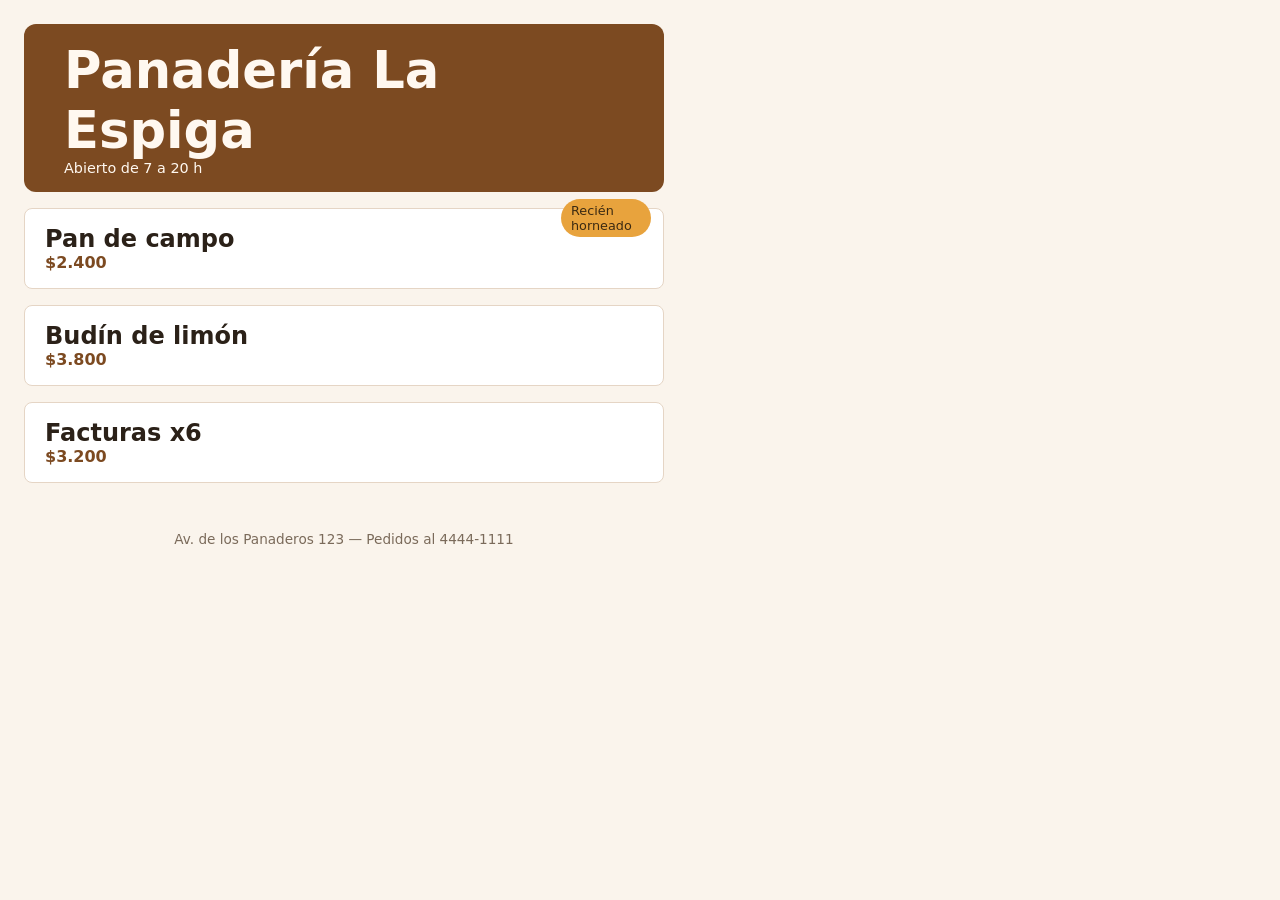
<file: nivel-2/01-caja-y-unidades/index.html>
<!DOCTYPE html>
<html lang="es">
  <head>
    <meta charset="UTF-8" />
    <meta name="viewport" content="width=device-width, initial-scale=1.0" />
    <title>Panadería La Espiga — Precios</title>
    <link rel="stylesheet" href="styles.css" />
  </head>
  <body>
    <main class="panaderia">
      <header class="cabecera">
        <span class="logo">Panadería La Espiga</span>
        <p class="horario">Abierto de 7 a 20 h</p>
      </header>

      <section class="productos">
        <article class="producto">
          <span class="etiqueta">Recién horneado</span>
          <h2>Pan de campo</h2>
          <p class="precio">$2.400</p>
        </article>

        <article class="producto">
          <h2>Budín de limón</h2>
          <p class="precio">$3.800</p>
        </article>

        <article class="producto">
          <h2>Facturas x6</h2>
          <p class="precio">$3.200</p>
        </article>
      </section>

      <footer class="pie">
        <p>Av. de los Panaderos 123 — Pedidos al 4444-1111</p>
      </footer>
    </main>
  </body>
</html>
</file>
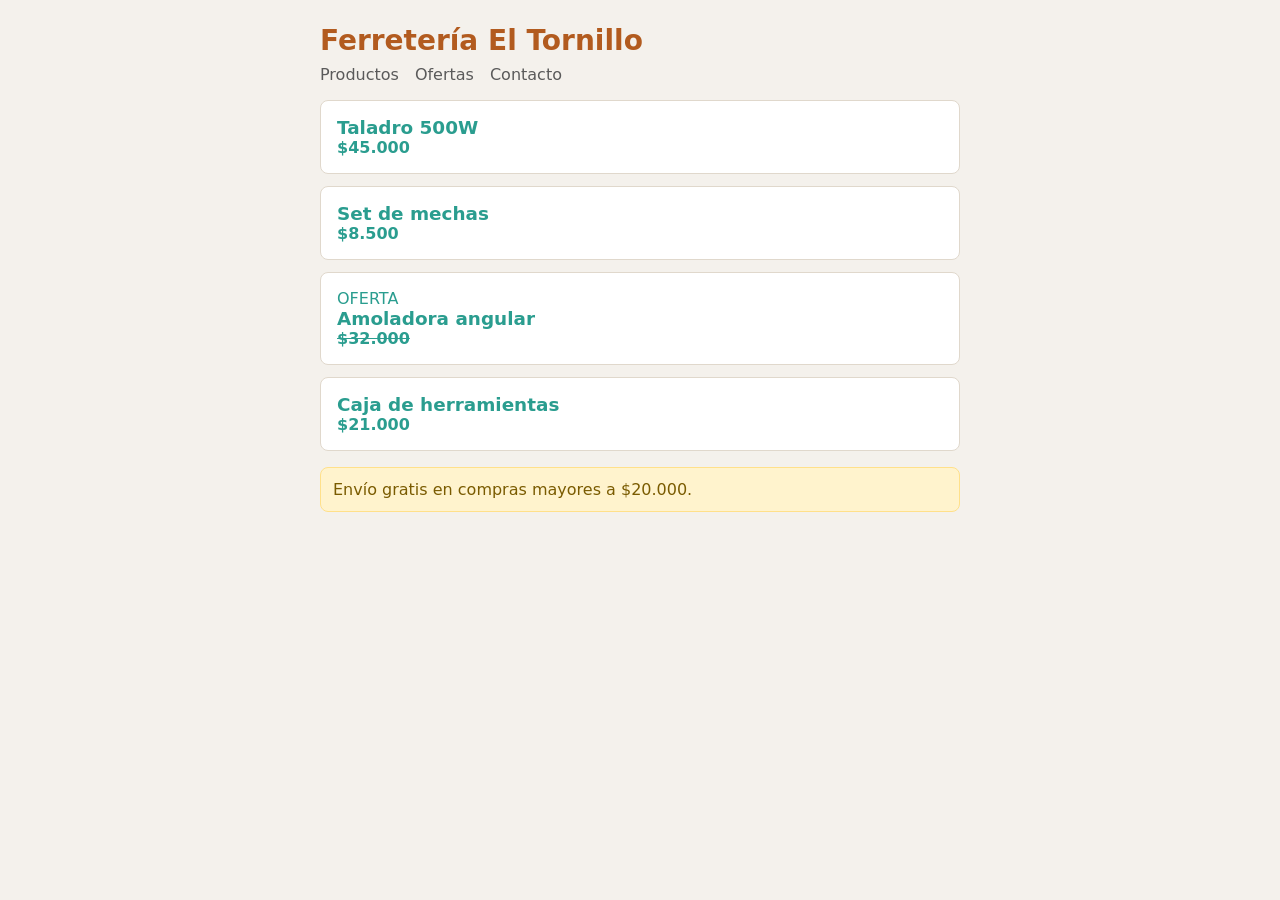
<file: nivel-2/02-cascada-y-especificidad/index.html>
<!DOCTYPE html>
<html lang="es">
  <head>
    <meta charset="UTF-8" />
    <meta name="viewport" content="width=device-width, initial-scale=1.0" />
    <title>Ferretería El Tornillo — Productos</title>
    <link rel="stylesheet" href="styles.css" />
  </head>
  <body>
    <header class="cabecera">
      <h1 class="titulo">Ferretería El Tornillo</h1>
      <nav class="nav">
        <a class="nav-link" href="#">Productos</a>
        <a class="nav-link" href="#">Ofertas</a>
        <a class="nav-link" href="#">Contacto</a>
      </nav>
    </header>

    <main class="lista">
      <article class="item">
        <h2 class="nombre">Taladro 500W</h2>
        <p class="precio">$45.000</p>
      </article>

      <article class="item destacado">
        <h2 class="nombre">Set de mechas</h2>
        <p class="precio">$8.500</p>
      </article>

      <article class="item oferta">
        <span class="etiqueta">OFERTA</span>
        <h2 class="nombre">Amoladora angular</h2>
        <p class="precio">$32.000</p>
      </article>

      <article class="item">
        <h2 class="nombre">Caja de herramientas</h2>
        <p class="precio">$21.000</p>
      </article>
    </main>

    <p class="aviso">Envío gratis en compras mayores a $20.000.</p>
  </body>
</html>
</file>
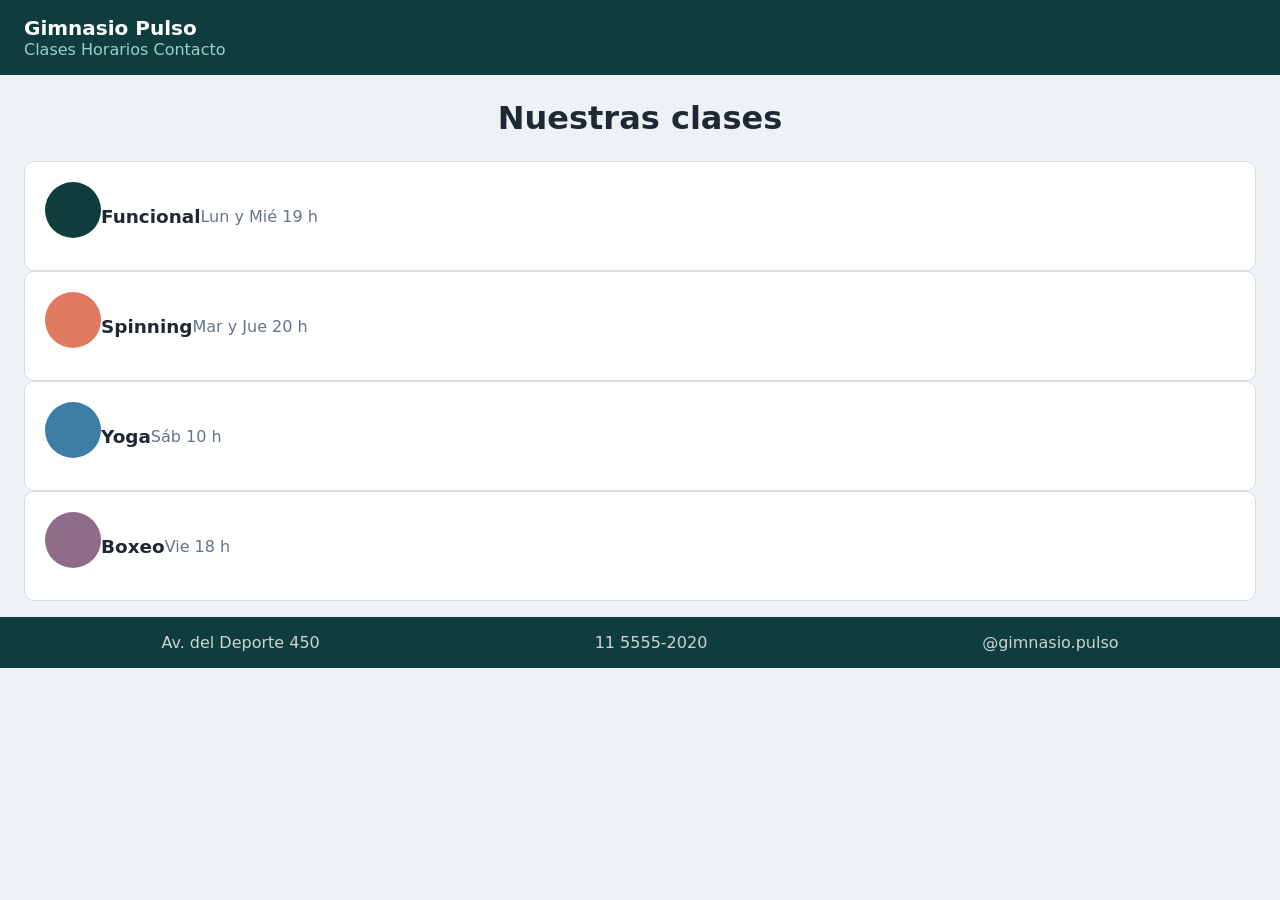
<file: nivel-2/03-flexbox/index.html>
<!DOCTYPE html>
<html lang="es">
  <head>
    <meta charset="UTF-8" />
    <meta name="viewport" content="width=device-width, initial-scale=1.0" />
    <title>Gimnasio Pulso — Clases</title>
    <link rel="stylesheet" href="styles.css" />
  </head>
  <body>
    <header class="barra">
      <span class="logo">Gimnasio Pulso</span>
      <nav class="links">
        <a href="#">Clases</a>
        <a href="#">Horarios</a>
        <a href="#">Contacto</a>
      </nav>
    </header>

    <main>
      <h1 class="titulo">Nuestras clases</h1>

      <section class="clases">
        <article class="clase">
          <div class="icono"></div>
          <h2>Funcional</h2>
          <p>Lun y Mié 19 h</p>
        </article>

        <article class="clase">
          <div class="icono"></div>
          <h2>Spinning</h2>
          <p>Mar y Jue 20 h</p>
        </article>

        <article class="clase">
          <div class="icono"></div>
          <h2>Yoga</h2>
          <p>Sáb 10 h</p>
        </article>

        <article class="clase">
          <div class="icono"></div>
          <h2>Boxeo</h2>
          <p>Vie 18 h</p>
        </article>
      </section>
    </main>

    <footer class="pie">
      <p>Av. del Deporte 450</p>
      <p>11 5555-2020</p>
      <p>@gimnasio.pulso</p>
    </footer>
  </body>
</html>
</file>
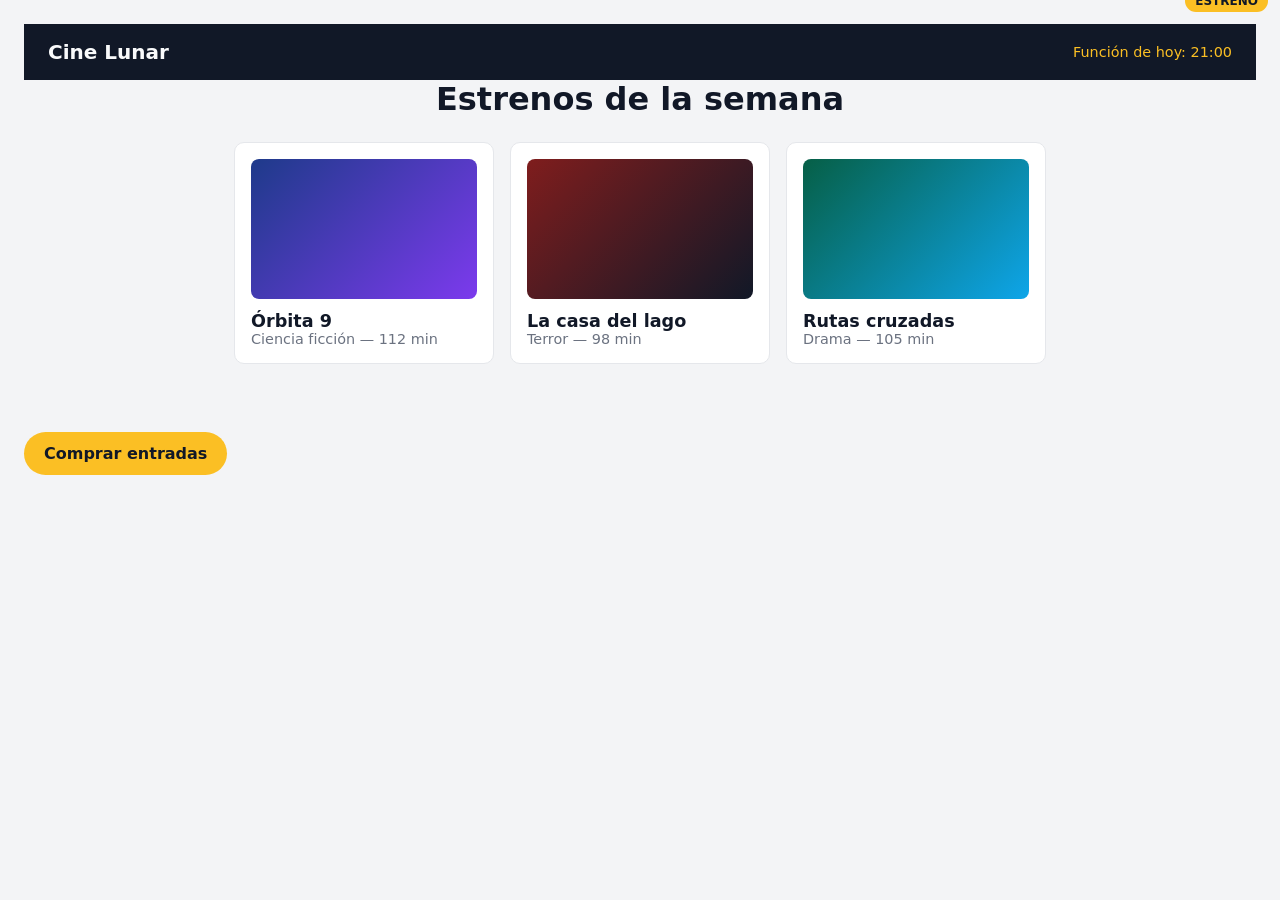
<file: nivel-2/04-posicionamiento/index.html>
<!DOCTYPE html>
<html lang="es">
  <head>
    <meta charset="UTF-8" />
    <meta name="viewport" content="width=device-width, initial-scale=1.0" />
    <title>Cine Lunar — Estrenos</title>
    <link rel="stylesheet" href="styles.css" />
  </head>
  <body>
    <header class="barra">
      <span class="logo">Cine Lunar</span>
      <span class="funcion">Función de hoy: 21:00</span>
    </header>

    <main class="cartelera">
      <h1 class="titulo">Estrenos de la semana</h1>

      <section class="peliculas">
        <article class="pelicula">
          <span class="sello">ESTRENO</span>
          <div class="poster"></div>
          <h2>Órbita 9</h2>
          <p>Ciencia ficción — 112 min</p>
        </article>

        <article class="pelicula">
          <div class="poster"></div>
          <h2>La casa del lago</h2>
          <p>Terror — 98 min</p>
        </article>

        <article class="pelicula">
          <div class="poster"></div>
          <h2>Rutas cruzadas</h2>
          <p>Drama — 105 min</p>
        </article>
      </section>
    </main>

    <a class="comprar" href="#">Comprar entradas</a>
  </body>
</html>
</file>
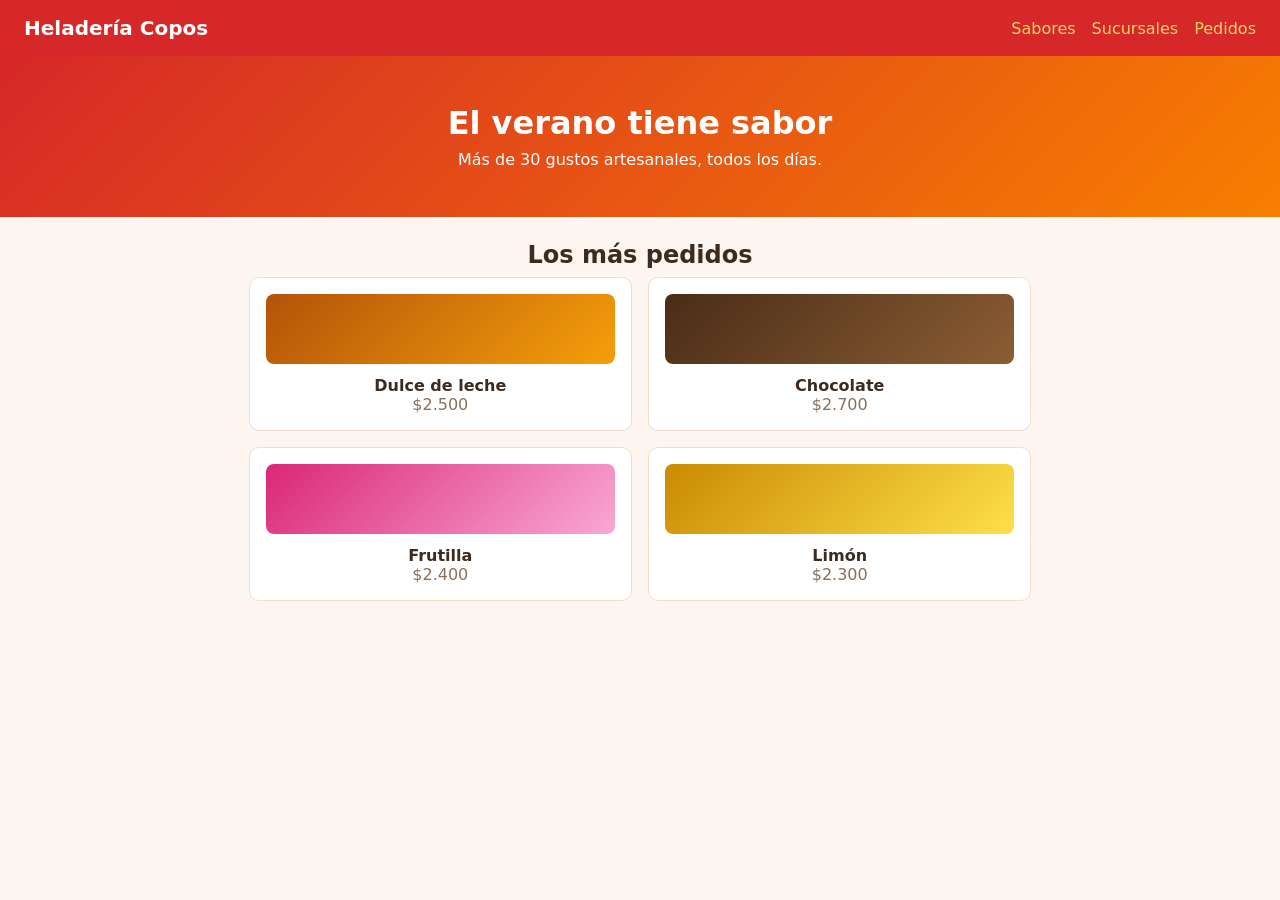
<file: nivel-2/05-responsive/index.html>
<!DOCTYPE html>
<html lang="es">
  <head>
    <meta charset="UTF-8" />
    <meta name="viewport" content="width=device-width, initial-scale=1.0" />
    <title>Heladería Copos — Gustos</title>
    <link rel="stylesheet" href="styles.css" />
  </head>
  <body>
    <header class="barra">
      <span class="logo">Heladería Copos</span>
      <nav class="links">
        <a href="#">Sabores</a>
        <a href="#">Sucursales</a>
        <a href="#">Pedidos</a>
      </nav>
    </header>

    <section class="hero">
      <h1>El verano tiene sabor</h1>
      <p>Más de 30 gustos artesanales, todos los días.</p>
    </section>

    <main class="contenedor">
      <h2 class="titulo">Los más pedidos</h2>

      <section class="gustos">
        <article class="gusto">
          <div class="muestra"></div>
          <h3>Dulce de leche</h3>
          <p>$2.500</p>
        </article>

        <article class="gusto">
          <div class="muestra"></div>
          <h3>Chocolate</h3>
          <p>$2.700</p>
        </article>

        <article class="gusto">
          <div class="muestra"></div>
          <h3>Frutilla</h3>
          <p>$2.400</p>
        </article>

        <article class="gusto">
          <div class="muestra"></div>
          <h3>Limón</h3>
          <p>$2.300</p>
        </article>
      </section>
    </main>
  </body>
</html>
</file>
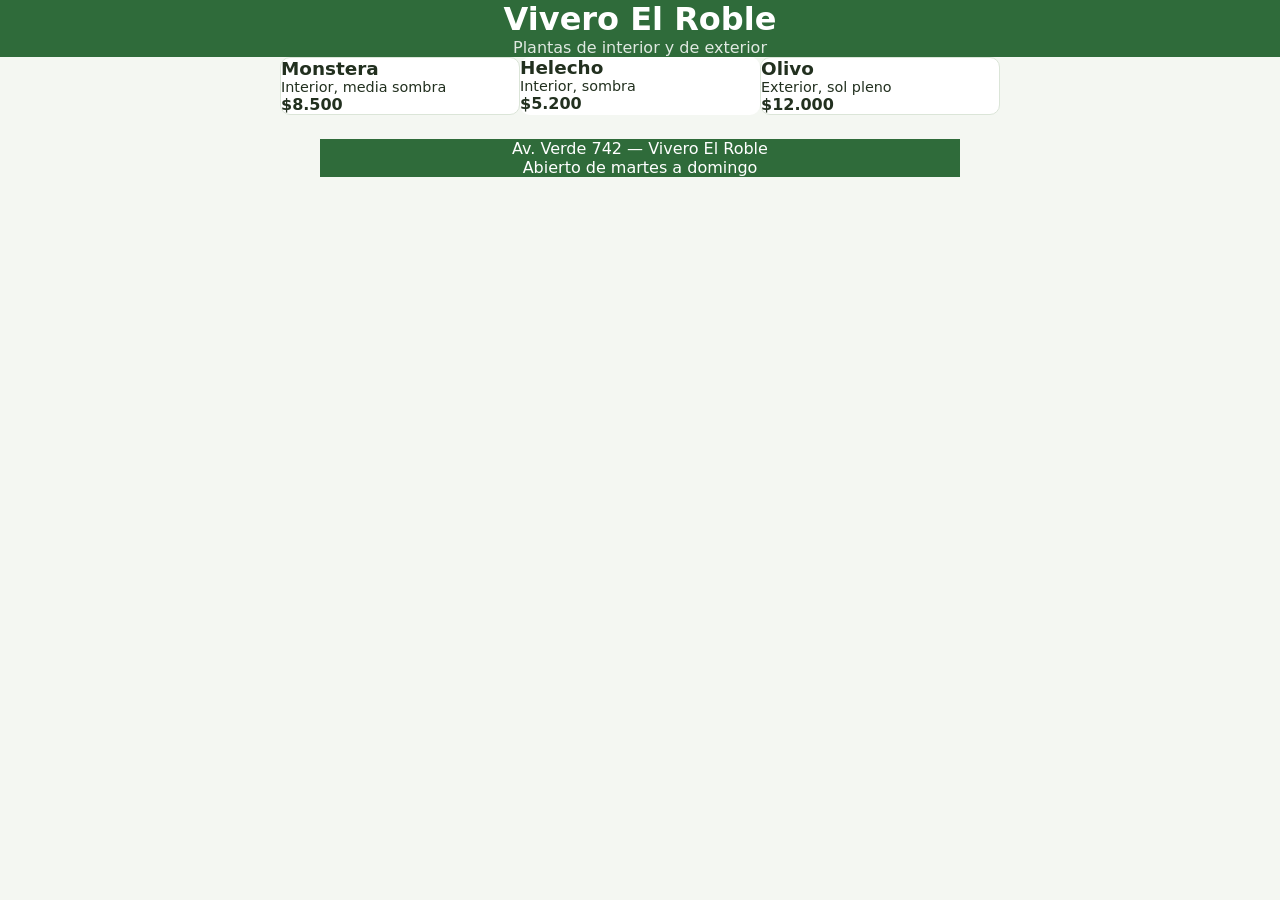
<file: nivel-2/06-variables-css/index.html>
<!DOCTYPE html>
<html lang="es">
  <head>
    <meta charset="UTF-8" />
    <meta name="viewport" content="width=device-width, initial-scale=1.0" />
    <title>Vivero El Roble — Catálogo</title>
    <link rel="stylesheet" href="styles.css" />
  </head>
  <body>
    <header class="hero">
      <h1>Vivero El Roble</h1>
      <p>Plantas de interior y de exterior</p>
    </header>

    <main class="catalogo">
      <article class="tarjeta">
        <h2>Monstera</h2>
        <p class="detalle">Interior, media sombra</p>
        <span class="precio">$8.500</span>
      </article>

      <article class="tarjeta destacada">
        <h2>Helecho</h2>
        <p class="detalle">Interior, sombra</p>
        <span class="precio">$5.200</span>
      </article>

      <article class="tarjeta">
        <h2>Olivo</h2>
        <p class="detalle">Exterior, sol pleno</p>
        <span class="precio">$12.000</span>
      </article>
    </main>

    <footer class="pie">
      <p>Av. Verde 742 — Vivero El Roble</p>
      <p>Abierto de martes a domingo</p>
    </footer>
  </body>
</html>
</file>
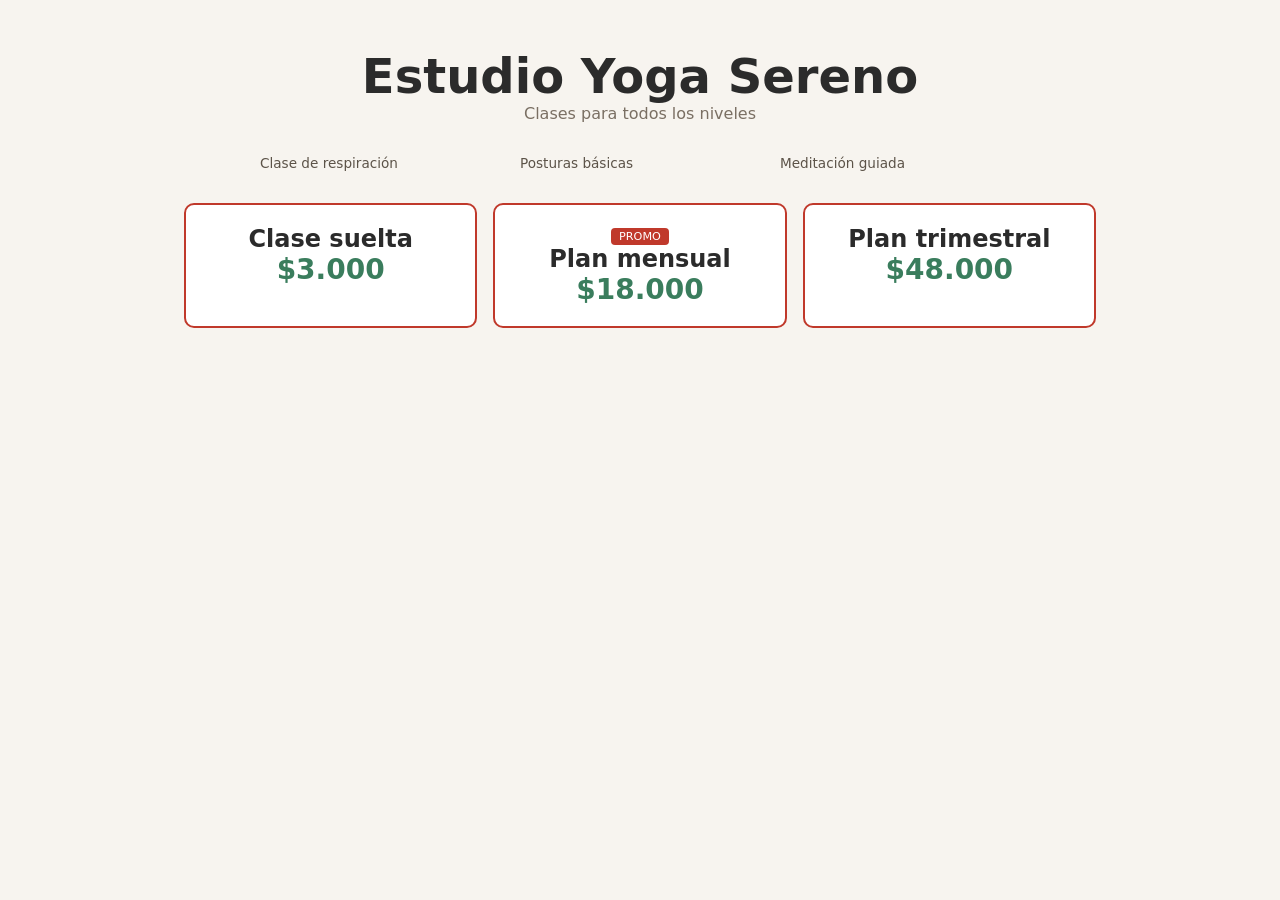
<file: nivel-2/07-funciones-y-selectores/index.html>
<!DOCTYPE html>
<html lang="es">
  <head>
    <meta charset="UTF-8" />
    <meta name="viewport" content="width=device-width, initial-scale=1.0" />
    <title>Estudio Yoga Sereno</title>
    <link rel="stylesheet" href="styles.css" />
  </head>
  <body>
    <header class="encabezado">
      <h1 class="titulo">Estudio Yoga Sereno</h1>
      <p class="bajada">Clases para todos los niveles</p>
    </header>

    <main class="contenedor">
      <section class="galeria">
        <figure class="video">
          <div class="pantalla"></div>
          <figcaption>Clase de respiración</figcaption>
        </figure>

        <figure class="video">
          <div class="pantalla"></div>
          <figcaption>Posturas básicas</figcaption>
        </figure>

        <figure class="video">
          <div class="pantalla"></div>
          <figcaption>Meditación guiada</figcaption>
        </figure>
      </section>

      <section class="planes">
        <article class="plan">
          <h2>Clase suelta</h2>
          <p class="precio">$3.000</p>
        </article>

        <article class="plan">
          <span class="etiqueta">PROMO</span>
          <h2>Plan mensual</h2>
          <p class="precio">$18.000</p>
        </article>

        <article class="plan">
          <h2>Plan trimestral</h2>
          <p class="precio">$48.000</p>
        </article>
      </section>
    </main>
  </body>
</html>
</file>
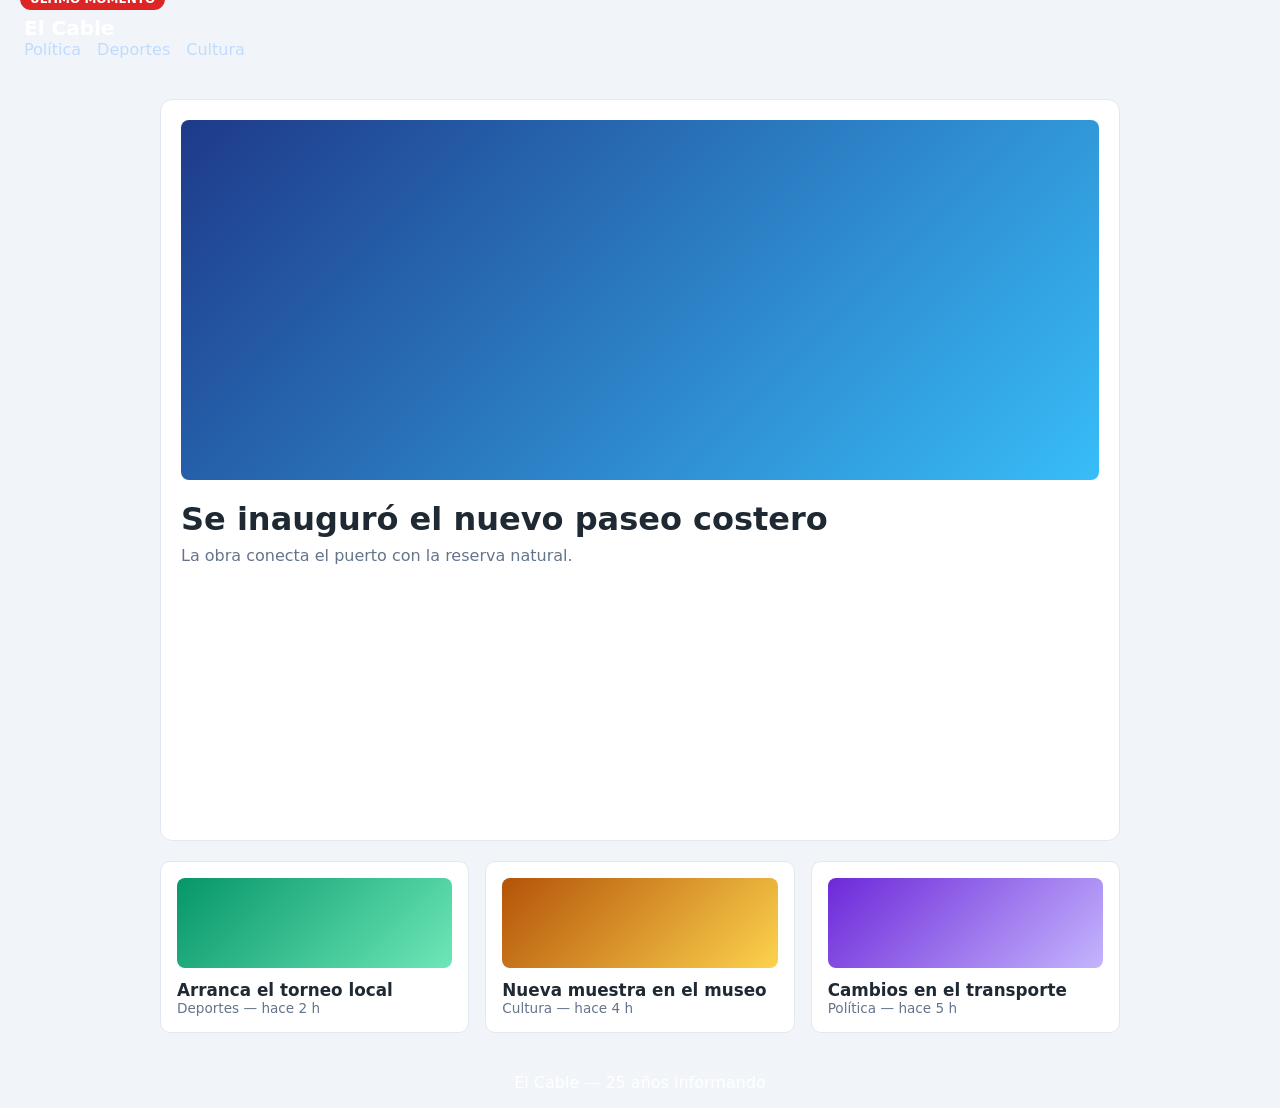
<file: nivel-2/08-integrador/index.html>
<!DOCTYPE html>
<html lang="es">
  <head>
    <meta charset="UTF-8" />
    <meta name="viewport" content="width=device-width, initial-scale=1.0" />
    <title>El Cable — Noticias</title>
    <link rel="stylesheet" href="styles.css" />
  </head>
  <body>
    <header class="barra">
      <span class="logo">El Cable</span>
      <nav class="secciones">
        <a href="#">Política</a>
        <a href="#">Deportes</a>
        <a href="#">Cultura</a>
      </nav>
    </header>

    <main class="contenedor">
      <section class="destacada">
        <span class="banda">ÚLTIMO MOMENTO</span>
        <div class="foto"></div>
        <div class="texto">
          <h1>Se inauguró el nuevo paseo costero</h1>
          <p>La obra conecta el puerto con la reserva natural.</p>
        </div>
      </section>

      <section class="notas">
        <article class="nota">
          <div class="foto-mini"></div>
          <h2>Arranca el torneo local</h2>
          <p class="meta">Deportes — hace 2 h</p>
        </article>

        <article class="nota">
          <div class="foto-mini"></div>
          <h2>Nueva muestra en el museo</h2>
          <p class="meta">Cultura — hace 4 h</p>
        </article>

        <article class="nota">
          <div class="foto-mini"></div>
          <h2>Cambios en el transporte</h2>
          <p class="meta">Política — hace 5 h</p>
        </article>
      </section>
    </main>

    <footer class="pie">
      <p>El Cable — 25 años informando</p>
    </footer>
  </body>
</html>
</file>
<file: nivel-2/01-caja-y-unidades/styles.css>
/* ============================================================
   PANADERÍA LA ESPIGA — NIVEL 2, EJERCICIO 1
   Tema: caja y unidades
   ============================================================
   La panadería estrenó su página de precios y "se ve rara".
   Este archivo tiene 4 bugs. La página debería verse como
   referencia.svg: la columna centrada, el encabezado y las
   tarjetas del mismo ancho, la etiqueta prolija y el título
   de la cabecera con un tamaño estable.

   Acá no hay TODOs: encontrar y arreglar los bugs es tu trabajo.

   Cómo trabajar:
   1. Abrí index.html en el navegador (Live Server o doble clic).
   2. Compará contra referencia.svg.
   3. Usá las DevTools (F12) para inspeccionar el tamaño real de
      las cajas: te muestra width, padding y border de cada una.
   4. Arreglá de a un bug por vez y volvé a comparar.

   Reglas: solo editás styles.css. No toques el HTML ni uses
   librerías. No hay una única solución, pero el resultado tiene
   que parecerse a la referencia.
   ============================================================ */

* {
  margin: 0;
  padding: 0;
  box-sizing: content-box;
}

body {
  font-family: system-ui, sans-serif;
  background-color: #faf4ec;
  color: #2b2118;
  padding: 24px;
}

.panaderia {
  max-width: 640px;
}

.cabecera {
  background-color: #7c4a21;
  color: #fff8f0;
  padding: 1rem 2.5rem;
  border-radius: 12px;
}

.logo {
  font-size: 4vw;
  font-weight: bold;
}

.horario {
  font-size: 0.9rem;
}

.productos {
  padding: 1rem 0;
}

.producto {
  position: relative;
  background-color: #ffffff;
  border: 1px solid #e5d5c5;
  border-radius: 8px;
  padding: 1rem 1.25rem;
  margin-bottom: 1rem;
}

.producto h2 {
  font-size: 1.5rem;
}

.precio {
  color: #7c4a21;
  font-weight: bold;
}

.etiqueta {
  position: absolute;
  top: -10px;
  right: 12px;
  width: 70px;
  background-color: #e8a33d;
  color: #3b2a12;
  font-size: 0.8rem;
  padding: 4px 10px;
  border-radius: 999px;
}

.pie {
  text-align: center;
  font-size: 0.85rem;
  color: #7a6a5a;
  padding-top: 1rem;
}
</file>
<file: nivel-2/02-cascada-y-especificidad/styles.css>
/* ============================================================
   FERRETERÍA EL TORNILLO — NIVEL 2, EJERCICIO 2
   Tema: cascada, especificidad y selectores modernos
   ============================================================
   El catálogo de la ferretería se ve mal: los estilos "no
   agarran" donde deberían y "agarran" donde no deberían.
   Este archivo tiene 4 bugs. La página debería verse como
   referencia.svg:
   - los nombres de los productos en gris oscuro,
   - el producto destacado con una franja marrón a la izquierda,
   - la etiqueta OFERTA como una pastilla roja,
   - el precio en oferta en rojo y tachado.

   Acá no hay TODOs: encontrar y arreglar los bugs es tu trabajo.

   Cómo trabajar:
   1. Abrí index.html en el navegador y comparalo con referencia.svg.
   2. Inspeccioná con las DevTools (F12): en el panel Styles vas a
      ver qué reglas GANAN y cuáles quedan tachadas. Ahí está la
      pista de la cascada y la especificidad.
   3. Arreglá de a un bug por vez y volvé a comparar.

   Reglas: solo editás styles.css. No toques el HTML.
   Teoría: secciones 3 y 15 de ../teoria.md.
   ============================================================ */

* {
  margin: 0;
  padding: 0;
  box-sizing: border-box;
}

body {
  font-family: system-ui, sans-serif;
  background-color: #f4f1ec;
  color: #2b2b2b;
  padding: 24px;
}

.cabecera {
  max-width: 640px;
  margin: 0 auto 16px;
}

.titulo {
  color: #b25b1f;
  font-size: 1.75rem;
}

.nav {
  display: flex;
  gap: 16px;
  margin-top: 8px;
}

.nav-link {
  color: #5a5a5a;
  text-decoration: none;
}

.lista {
  max-width: 640px;
  margin: 0 auto;
}

.destacado {
  border-left: 6px solid #b25b1f;
}

.item {
  background-color: #ffffff;
  border: 1px solid #e0d8cc;
  border-radius: 8px;
  padding: 16px;
  margin-bottom: 12px;
}

.nombre {
  font-size: 1.15rem;
}

.precio {
  color: #2a9d8f !important;
  font-weight: bold;
}

.etiqueta,
2026-ofertas {
  display: inline-block;
  background-color: #e63946;
  color: #ffffff;
  font-size: 0.75rem;
  padding: 2px 8px;
  border-radius: 4px;
  margin-bottom: 8px;
}

.lista :not(.oferta) {
  color: #2a9d8f;
}

.oferta .precio {
  color: #e63946;
  text-decoration: line-through;
}

.aviso {
  max-width: 640px;
  margin: 16px auto 0;
  background-color: #fff3cd;
  border: 1px solid #ffe08a;
  border-radius: 8px;
  padding: 12px;
  color: #7a5b00;
}
</file>
<file: nivel-2/03-flexbox/styles.css>
/* ============================================================
   GIMNASIO PULSO — NIVEL 2, EJERCICIO 3
   Tema: Flexbox
   ============================================================
   La página del gimnasio se armó con Flexbox, pero quedó todo
   desacomodado. Este archivo tiene 4 bugs. La página debería
   verse como referencia.svg:
   - la barra con el logo a la izquierda y los links a la
     derecha, separados;
   - las 4 tarjetas en fila, con su contenido uno debajo del
     otro y centrado;
   - las tarjetas que bajan a la fila siguiente cuando no entran;
   - el pie con sus datos repartidos.

   Acá no hay TODOs: encontrar y arreglar los bugs es tu trabajo.

   Cómo trabajar:
   1. Abrí index.html y comparalo con referencia.svg.
   2. En las DevTools (F12) mirá el panel Elements: al pasar el
      mouse por un contenedor se resalta su caja y se ve si es
      flex o block. Ahí vas a notar qué contenedor no es flex.
   3. Achicá la ventana para probar el comportamiento de las
      tarjetas.
   4. Arreglá de a un bug por vez.

   Reglas: solo editás styles.css. No toques el HTML.
   Teoría: sección 9 de ../teoria.md.
   ============================================================ */

* {
  margin: 0;
  padding: 0;
  box-sizing: border-box;
}

body {
  font-family: system-ui, sans-serif;
  background-color: #eef2f5;
  color: #1f2933;
}

.barra {
  justify-content: space-between;
  align-items: center;
  padding: 16px 24px;
  background-color: #0f3d3e;
  color: #ffffff;
}

.logo {
  font-weight: bold;
  font-size: 1.25rem;
}

.links {
  gap: 16px;
}

.links a {
  color: #9ad1c9;
  text-decoration: none;
}

.titulo {
  text-align: center;
  padding: 24px 0 8px;
}

.clases {
  justify-content: center;
  gap: 16px;
  padding: 16px 24px;
}

.clase {
  display: flex;
  align-items: center;
  flex: 1 1 200px;
  background-color: #ffffff;
  border: 1px solid #d7dee3;
  border-radius: 10px;
  padding: 20px;
  text-align: center;
}

/* Colores de los íconos: ya están bien, no los toques. */
.icono {
  width: 56px;
  height: 56px;
  border-radius: 50%;
  margin-bottom: 12px;
}

.clase:nth-child(1) .icono { background-color: #0f3d3e; }
.clase:nth-child(2) .icono { background-color: #e07a5f; }
.clase:nth-child(3) .icono { background-color: #3d7ea6; }
.clase:nth-child(4) .icono { background-color: #8e6c88; }

.clase h2 {
  font-size: 1.15rem;
}

.clase p {
  color: #64748b;
}

.pie {
  display: flex;
  justify-content: space-around;
  padding: 16px 24px;
  background-color: #0f3d3e;
  color: #cbd5d1;
}
</file>
<file: nivel-2/04-posicionamiento/styles.css>
/* ============================================================
   CINE LUNAR — NIVEL 2, EJERCICIO 4
   Tema: posicionamiento
   ============================================================
   La cartelera del cine quedó desacomodada: hay cosas que se
   van a la esquina de la pantalla y cosas que deberían quedar
   fijas y no lo están. Este archivo tiene 4 bugs. La página
   debería verse como referencia.svg:
   - la barra oscura pegada arriba, ocupando todo el ancho y
     por encima del contenido al scrollear;
   - el sello ESTRENO apoyado sobre el póster;
   - el botón "Comprar entradas" flotando abajo a la derecha;
   - el título sin quedar tapado por la barra.

   Acá no hay TODOs: encontrar y arreglar los bugs es tu trabajo.

   Cómo trabajar:
   1. Abrí index.html y comparalo con referencia.svg.
   2. Scrolleá y achicá la ventana: varios bugs se notan al moverse.
   3. En DevTools, la solapa Computed del elemento te dice su
     `position` real y respecto de qué se ubica.
   4. Arreglá de a un bug por vez.

   Reglas: solo editás styles.css. No toques el HTML.
   Teoría: sección 7 de ../teoria.md.
   ============================================================ */

* {
  margin: 0;
  padding: 0;
  box-sizing: border-box;
}

body {
  font-family: system-ui, sans-serif;
  background-color: #f3f4f6;
  color: #111827;
  padding: 24px;
}

.barra {
  display: flex;
  justify-content: space-between;
  align-items: center;
  padding: 16px 24px;
  background-color: #111827;
  color: #f9fafb;
}

.logo {
  font-weight: bold;
  font-size: 1.25rem;
}

.funcion {
  font-size: 0.9rem;
  color: #fbbf24;
}

.cartelera {
  max-width: 900px;
  margin: 0 auto;
  padding: 0 24px 80px;
}

.titulo {
  text-align: center;
  margin-bottom: 24px;
}

.peliculas {
  display: flex;
  flex-wrap: wrap;
  justify-content: center;
  gap: 16px;
}

.pelicula {
  width: 260px;
  background-color: #ffffff;
  border: 1px solid #e5e7eb;
  border-radius: 10px;
  padding: 16px;
}

.sello {
  position: absolute;
  top: -10px;
  right: 12px;
  background-color: #fbbf24;
  color: #111827;
  font-size: 0.75rem;
  font-weight: bold;
  padding: 4px 10px;
  border-radius: 999px;
}

.poster {
  height: 140px;
  border-radius: 8px;
  margin-bottom: 12px;
}

.pelicula:nth-child(1) .poster { background: linear-gradient(135deg, #1e3a8a, #7c3aed); }
.pelicula:nth-child(2) .poster { background: linear-gradient(135deg, #7f1d1d, #111827); }
.pelicula:nth-child(3) .poster { background: linear-gradient(135deg, #065f46, #0ea5e9); }

.pelicula h2 {
  font-size: 1.1rem;
}

.pelicula p {
  color: #6b7280;
  font-size: 0.9rem;
}

.comprar {
  background-color: #fbbf24;
  color: #111827;
  font-weight: bold;
  text-decoration: none;
  padding: 12px 20px;
  border-radius: 999px;
}
</file>
<file: nivel-2/05-responsive/styles.css>
/* ============================================================
   HELADERÍA COPOS — NIVEL 2, EJERCICIO 5
   Tema: diseño responsivo (media queries)
   ============================================================
   La heladería quiere una página que se vea bien en la compu
   y en el celular. Este archivo tiene 4 bugs. La página debería
   verse como referencia.svg en escritorio, y acomodarse así al
   achicar la ventana:
   - hasta 900px: las tarjetas de a 2 por fila;
   - hasta 600px: las tarjetas de a 1, la barra en columna y el
     hero más compacto.

   Acá no hay TODOs: encontrar y arreglar los bugs es tu trabajo.

   Cómo trabajar:
   1. Abrí index.html y comparalo con referencia.svg.
   2. Abrí las DevTools (F12) y activá la vista de dispositivo
      (Ctrl+Shift+M) para probar distintos anchos, o arrastrá el
      borde de la ventana.
   3. Ojo con el eje: no es lo mismo max-width que max-height, ni
      min-width que max-width.
   4. Arreglá de a un bug por vez.

   Reglas: solo editás styles.css. No toques el HTML.
   Teoría: sección 11 de ../teoria.md.
   ============================================================ */

* {
  margin: 0;
  padding: 0;
  box-sizing: border-box;
}

body {
  font-family: system-ui, sans-serif;
  background-color: #fdf6f0;
  color: #3d2b1f;
}

.barra {
  display: flex;
  justify-content: space-between;
  align-items: center;
  padding: 16px 24px;
  background-color: #d62828;
  color: #ffffff;
}

.logo {
  font-weight: bold;
  font-size: 1.25rem;
}

.links {
  display: flex;
  gap: 16px;
}

.links a {
  color: #ffd166;
  text-decoration: none;
}

.hero {
  background: linear-gradient(135deg, #d62828, #f77f00);
  color: #ffffff;
  text-align: center;
  padding: 48px 24px;
}

.hero h1 {
  font-size: 2.5rem;
  margin-bottom: 8px;
}

.contenedor {
  width: 900px;
  margin: 0 auto;
  padding: 0 24px;
}

.titulo {
  text-align: center;
  padding: 24px 0 8px;
}

.gustos {
  display: flex;
  flex-wrap: wrap;
  justify-content: center;
  gap: 16px;
  padding-bottom: 24px;
}

.gusto {
  flex: 0 0 220px;
  background-color: #ffffff;
  border: 1px solid #f0dccb;
  border-radius: 10px;
  padding: 16px;
  text-align: center;
}

.muestra {
  height: 70px;
  border-radius: 8px;
  margin-bottom: 12px;
}

.gusto:nth-child(1) .muestra { background: linear-gradient(135deg, #b45309, #f59e0b); }
.gusto:nth-child(2) .muestra { background: linear-gradient(135deg, #4a2c17, #8b5e34); }
.gusto:nth-child(3) .muestra { background: linear-gradient(135deg, #db2777, #f9a8d4); }
.gusto:nth-child(4) .muestra { background: linear-gradient(135deg, #ca8a04, #fde047); }

.gusto h3 {
  font-size: 1rem;
}

.gusto p {
  color: #8a6f5c;
}

@media (min-width: 900px) {
  .hero h1 {
    font-size: 2rem;
  }

  .gusto {
    flex: 0 0 45%;
  }
}

@media (max-height: 600px) {
  .barra {
    flex-direction: column;
    gap: 8px;
  }

  .hero {
    padding: 32px 16px;
  }

  .gusto {
    flex: 1 1 100%;
  }
}
</file>
<file: nivel-2/06-variables-css/styles.css>
/* ============================================================
   VIVERO EL ROBLE — NIVEL 2, EJERCICIO 6
   Tema: variables CSS (custom properties)
   ============================================================
   El vivero armó su tienda con variables CSS para mantener los
   colores y las medidas en un solo lugar. Pero algunas cosas
   no toman el estilo. Este archivo tiene 4 bugs. La página
   debería verse como referencia.svg:
   - el hero y el pie verdes, con su texto bien separado de los
     bordes (padding);
   - las tarjetas con espacio interno y entre ellas;
   - los precios en naranja y la tarjeta destacada con borde naranja;
   - los detalles (interior/exterior) en un gris verdoso suave;
   - el pie con las esquinas redondeadas.

   Acá no hay TODOs: encontrar y arreglar los bugs es tu trabajo.

   Cómo trabajar:
   1. Abrí index.html y comparalo con referencia.svg.
   2. En DevTools (F12), en la solapa Computed, buscá las
      propiedades que no se aplican. Si una variable no está
      definida, `var(...)` no resuelve y la propiedad se ignora.
   3. Revisá DÓNDE está definida cada variable: una variable solo
      existe en el elemento donde se declara y en sus hijos.
   4. Arreglá de a un bug por vez.

   Reglas: solo editás styles.css. No toques el HTML.
   Teoría: sección 13 de ../teoria.md.
   ============================================================ */

:root {
  --color-primario: #2f6b3a;
  --color-fondo: #f4f7f2;
  --color-texto: #22301f;
  --color-texto-suave: #6f7d6a;
  --espacio: 16;
}

* {
  margin: 0;
  padding: 0;
  box-sizing: border-box;
}

body {
  font-family: system-ui, sans-serif;
  background-color: var(--color-fondo);
  color: var(--color-texto);
}

.hero {
  background-color: var(--color-primario);
  color: #ffffff;
  text-align: center;
  padding: 40px var(--espacio);
}

.hero p {
  opacity: 0.85;
}

.catalogo {
  --radio: 10px;
  display: flex;
  flex-wrap: wrap;
  justify-content: center;
  gap: var(--espacio);
  padding: var(--espacio) 24px;
}

.tarjeta {
  width: 240px;
  background-color: #ffffff;
  border: 1px solid #dbe5d8;
  border-radius: var(--radio);
  padding: var(--espacio);
}

.tarjeta h2 {
  font-size: 1.15rem;
}

.detalle {
  color: var(--texto-suave);
  font-size: 0.9rem;
}

.precio {
  color: var(--color-acento);
  font-weight: bold;
}

.destacada {
  border: 2px solid var(--color-acento);
}

.pie {
  max-width: 640px;
  margin: 24px auto 0;
  background-color: var(--color-primario);
  color: #ffffff;
  text-align: center;
  border-radius: var(--radio);
  padding: var(--espacio);
}
</file>
<file: nivel-2/07-funciones-y-selectores/styles.css>
/* ============================================================
   ESTUDIO YOGA SERENO — NIVEL 2, EJERCICIO 7
   Tema: funciones CSS (calc, clamp) y selectores modernos
   ============================================================
   El estudio usó funciones y selectores modernos para armar la
   página, pero varias cosas no funcionan. Este archivo tiene 4
   bugs. La página debería verse como referencia.svg:
   - el título con un tamaño que se adapta pero no se sale de rango;
   - las 3 clases en fila, cada recuadro con forma de video (16:9);
   - los 3 planes en fila, y SOLO el del medio (el de la promo)
     con borde rojo.

   Acá no hay TODOs: encontrar y arreglar los bugs es tu trabajo.

   Cómo trabajar:
   1. Abrí index.html y comparalo con referencia.svg.
   2. En DevTools, una propiedad escrita mal aparece tachada o con
      un triángulo de advertencia. Ese es el mejor punto de partida.
   3. Para `:has()`: probá en la consola `document.querySelectorAll(".plan:has(.etiqueta)")`
      para ver cuántos elementos matchean.
   4. Arreglá de a un bug por vez.

   Reglas: solo editás styles.css. No toques el HTML.
   Teoría: secciones 14 y 15 de ../teoria.md.
   ============================================================ */

* {
  margin: 0;
  padding: 0;
  box-sizing: border-box;
}

body {
  font-family: system-ui, sans-serif;
  background-color: #f7f4ef;
  color: #2b2b2b;
}

.encabezado {
  text-align: center;
  padding: 48px 24px 24px;
}

.titulo {
  font-size: clamp(3rem, 4vw, 1.75rem);
}

.bajada {
  color: #7a6f63;
}

.contenedor {
  max-width: 960px;
  margin: 0 auto;
  padding: 0 24px 48px;
}

.galeria {
  display: flex;
  flex-wrap: wrap;
  justify-content: center;
  gap: 20px;
}

.video {
  width: calc(33.333%-14px);
  min-width: 240px;
  margin: 0;
}

.pantalla {
  aspect-ratio: 16:9;
  border-radius: 10px;
  margin-bottom: 8px;
}

.video:nth-child(1) .pantalla { background: linear-gradient(135deg, #3a7d5d, #8fbf9f); }
.video:nth-child(2) .pantalla { background: linear-gradient(135deg, #7a5c3e, #c9a877); }
.video:nth-child(3) .pantalla { background: linear-gradient(135deg, #6b5b8e, #b6a6d6); }

figcaption {
  font-size: 0.85rem;
  color: #5c5348;
}

.planes {
  display: flex;
  flex-wrap: wrap;
  gap: 16px;
  margin-top: 32px;
}

.plan {
  flex: 1 1 220px;
  background-color: #ffffff;
  border: 1px solid #e6ded2;
  border-radius: 10px;
  padding: 20px;
  text-align: center;
}

.precio {
  font-size: clamp(1.25rem, 2.5vw, 1.75rem);
  font-weight: bold;
  color: #3a7d5d;
}

.etiqueta {
  display: inline-block;
  background-color: #c0392b;
  color: #ffffff;
  font-size: 0.7rem;
  padding: 2px 8px;
  border-radius: 4px;
}

.plan:has(.precio) {
  border: 2px solid #c0392b;
}
</file>
<file: nivel-2/08-integrador/styles.css>
/* ============================================================
   EL CABLE — NIVEL 2, EJERCICIO 8 (INTEGRADOR)
   Temas: todo lo visto (caja, variables, flex, position,
   responsive, funciones)
   ============================================================
   Este es el ejercicio integrador: tiene 8 bugs mezclados, de
   todos los temas. La página debería verse como referencia.svg:
   - la barra azul arriba, con el logo a la izquierda y las
     secciones a la derecha;
   - la nota destacada con la cinta ÚLTIMO MOMENTO sobre el borde
     superior, una foto a la izquierda y el texto a la derecha;
   - las 3 notas en fila, con su espacio, y que bajen a la fila
     siguiente si no entran;
   - el pie azul;
   - al achicar la ventana, la barra y las notas se acomodan.

   Acá no hay TODOs: encontrar y arreglar los bugs es tu trabajo.

   Cómo trabajar:
   1. Abrí index.html y comparalo con referencia.svg.
   2. Inspeccioná con DevTools (F12) y andá de a un tema por vez:
      ¿hay algo desbordado (caja)? ¿algo sin color (variables)?
      ¿algo apilado o aplastado (flex)? ¿algo fuera de lugar
      (position)? ¿algo que no responde al achicar (responsive)?
      ¿alguna propiedad tachada (funciones)?
   3. Anotá todos los bugs que veas y arreglá de a uno.

   Reglas: solo editás styles.css. No toques el HTML.
   Teoría: ../teoria.md (secciones 4, 6, 7, 9, 11, 13, 14 y 15).
   ============================================================ */

:root {
  --color-texto: #1f2933;
  --color-suave: #64748b;
  --espacio: 16px;
}

* {
  margin: 0;
  padding: 0;
  box-sizing: content-box;
}

body {
  font-family: system-ui, sans-serif;
  background-color: #f1f5f9;
  color: var(--color-texto);
}

.barra {
  justify-content: space-between;
  align-items: center;
  padding: 16px 24px;
  background-color: var(--color-marca);
  color: #ffffff;
}

.logo {
  font-weight: bold;
  font-size: 1.25rem;
}

.secciones {
  display: flex;
  gap: 16px;
}

.secciones a {
  color: #bfdbfe;
  text-decoration: none;
}

.contenedor {
  --color-marca: #1e3a8a;
  max-width: 960px;
  margin: 0 auto;
  padding: 24px;
}

.destacada {
  display: flex;
  gap: 20px;
  align-items: center;
  background-color: #ffffff;
  border: 1px solid #e2e8f0;
  border-radius: 12px;
  padding: 20px;
  margin-bottom: 20px;
}

.banda {
  position: absolute;
  top: -12px;
  left: 20px;
  background-color: #dc2626;
  color: #ffffff;
  font-size: 0.75rem;
  font-weight: bold;
  padding: 4px 10px;
  border-radius: 999px;
}

.foto {
  flex: 1 1 360px;
  aspect-ratio: 16 / 9;
  border-radius: 8px;
  background: linear-gradient(135deg, #1e3a8a, #38bdf8);
}

.texto {
  flex: 1 1 320px;
}

.destacada h1 {
  font-size: clamp(2rem, 3vw, 1.4rem);
  margin-bottom: 8px;
}

.destacada p {
  color: var(--color-suave);
}

.notas {
  display: flex;
  gap: 16px;
}

.nota {
  flex: 1 1 calc(33.333%-16px);
  min-width: 240px;
  background-color: #ffffff;
  border: 1px solid #e2e8f0;
  border-radius: 10px;
  padding: 16px;
}

.foto-mini {
  height: 90px;
  border-radius: 8px;
  margin-bottom: 12px;
}

.nota:nth-child(1) .foto-mini { background: linear-gradient(135deg, #059669, #6ee7b7); }
.nota:nth-child(2) .foto-mini { background: linear-gradient(135deg, #b45309, #fcd34d); }
.nota:nth-child(3) .foto-mini { background: linear-gradient(135deg, #6d28d9, #c4b5fd); }

.nota h2 {
  font-size: 1.05rem;
}

.meta {
  color: var(--color-suave);
  font-size: 0.85rem;
}

.pie {
  background-color: var(--color-marca);
  color: #ffffff;
  text-align: center;
  padding: 16px;
}

@media (min-width: 700px) {
  .barra {
    flex-direction: column;
    gap: 8px;
  }

  .destacada {
    flex-direction: column;
    align-items: stretch;
  }

  .nota {
    flex: 1 1 100%;
  }
}
</file>
